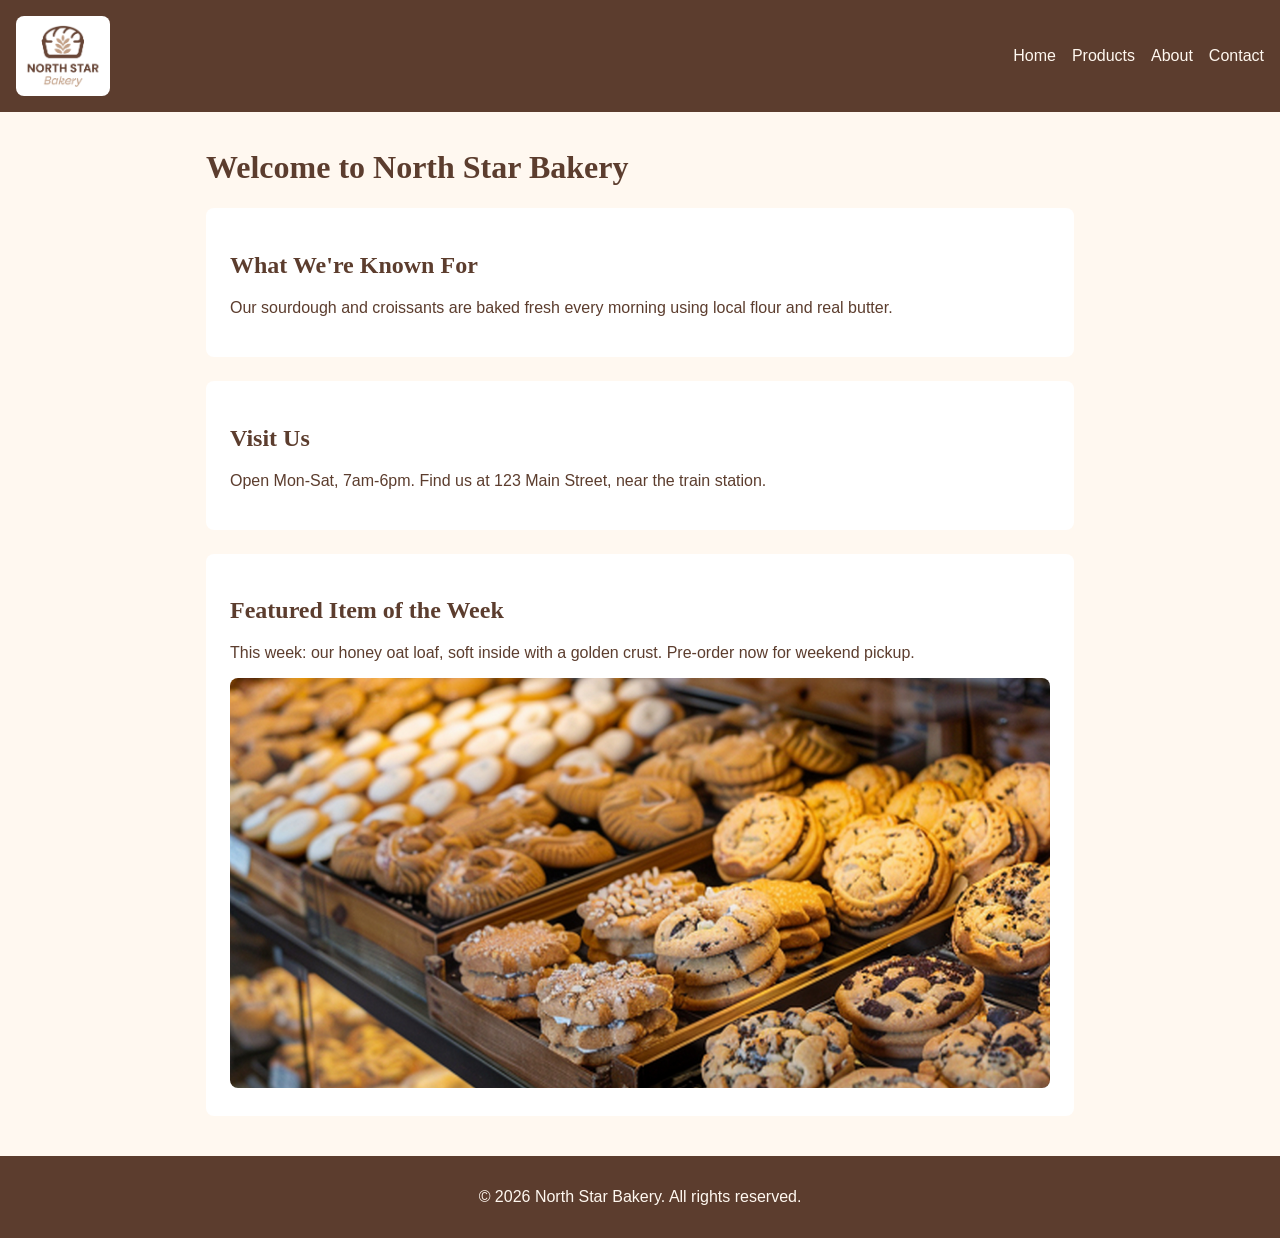
<file: index.html>
<!DOCTYPE html>
<html lang="en">
<head>
    <meta charset="UTF-8">
    <meta name="viewport" content="width=device-width, initial-scale=1.0">
    <title>North Star Bakery | Home</title>
    <link rel="stylesheet" href="css/style.css">
    <script src="js/script.js" defer></script>
</head>
<body>
    <header>
        <img src="media/bakery-logo_c.png" alt="North Star Bakery logo">
        <nav>
            <ul>
                <li>
                    <a href="index.html">Home</a>
                </li>
                <li>
                    <a href="products.html">Products</a>
                </li>
                <li>
                    <a href="about.html">About</a>
                </li>
                <li>
                    <a href="contact.html">Contact</a>
                </li>
            </ul>
        </nav>
    </header>
    <main>
        <h1>Welcome to North Star Bakery</h1>
        <section class="popular-products">
            <h2>What We're Known For</h2>
            <p>Our sourdough and croissants are baked fresh every morning using local flour and real butter.</p>
        </section>

        <section class="timing">
            <h2>Visit Us</h2>
            <p>Open Mon-Sat, 7am-6pm. Find us at 123 Main Street, near the train station.</p>
        </section>

        <section class="productOfTheWeek">
            <h2>Featured Item of the Week</h2>
            <p>This week: our honey oat loaf, soft inside with a golden crust. Pre-order now for weekend pickup.</p>
            <picture>
                <source media="(min-width: 800px)" srcset="media/bakery-feature-large_c.png">
                <img src="media/bakery-feature-small_c.png" alt="Freshly baked honey oat loaf with a golden crust">
            </picture>
        </section>


    </main>

    <footer>
        <p>&copy; 2026 North Star Bakery. All rights reserved.</p>
    </footer>


</body>
</html>
</file>
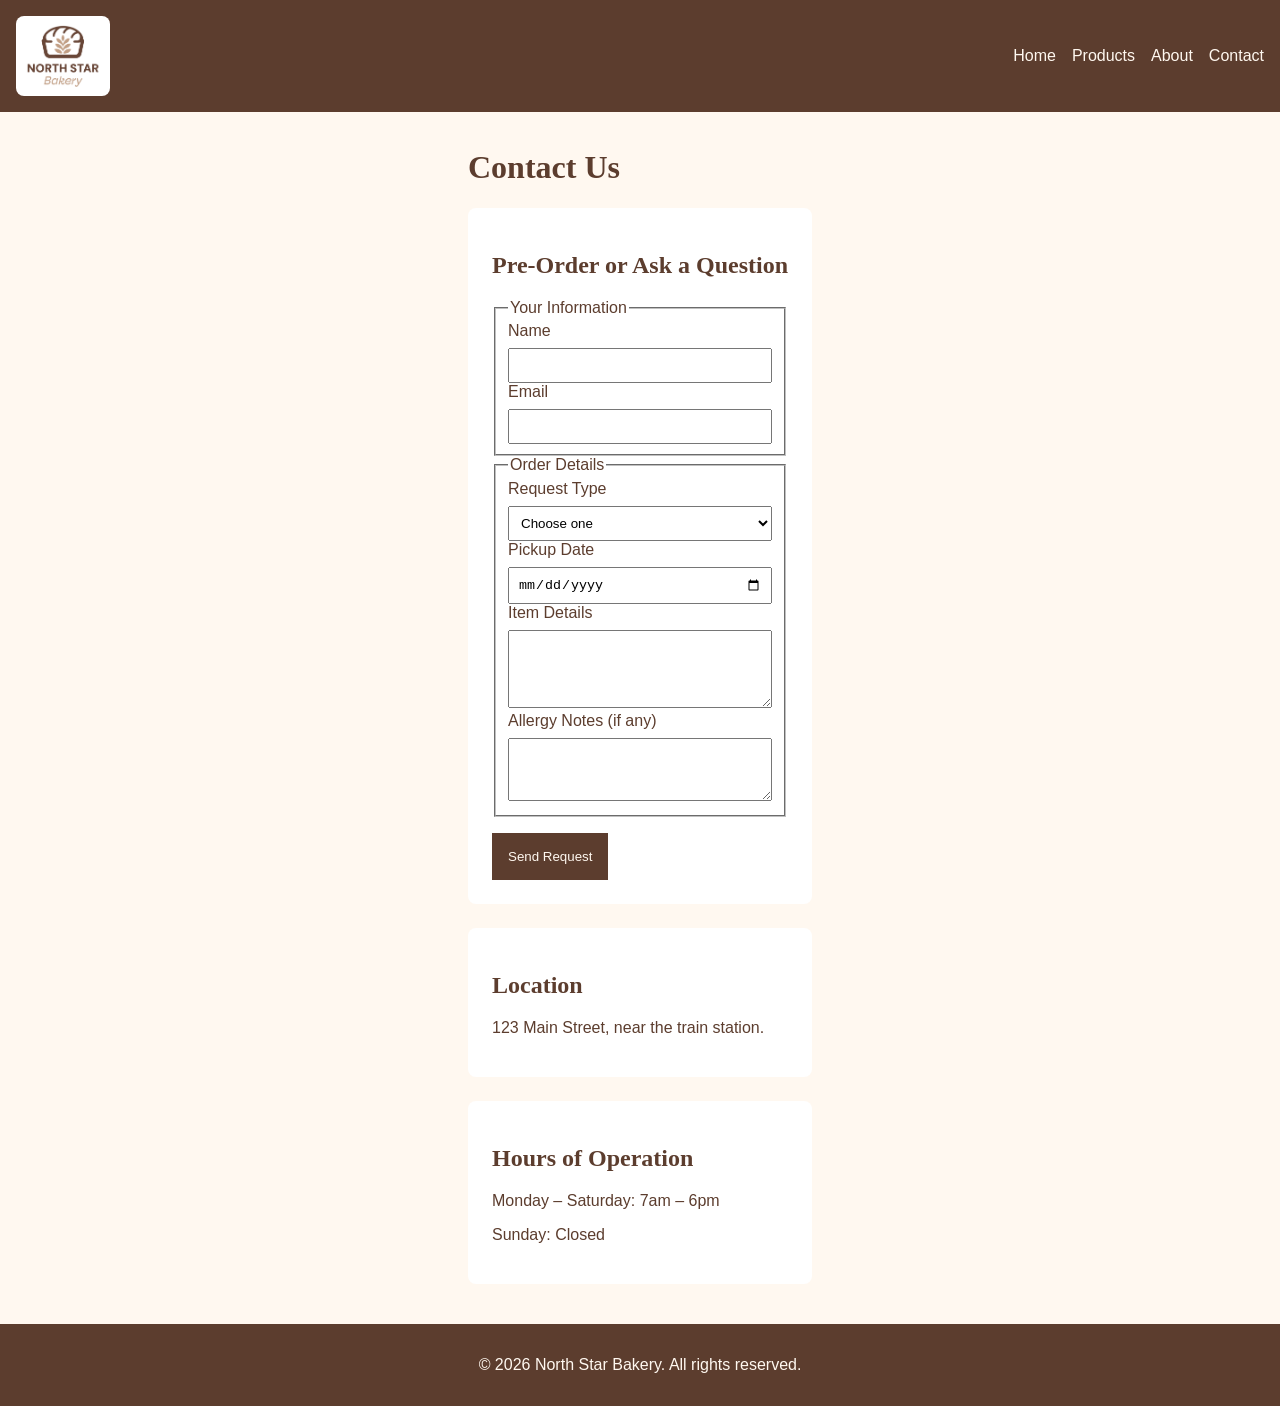
<file: contact.html>
<!DOCTYPE html>
<html lang="en">
<head>
    <meta charset="UTF-8">
    <meta name="viewport" content="width=device-width, initial-scale=1.0">
    <title>North Star Bakery | Contact</title>
    <link rel="stylesheet" href="css/style.css">
    <script src="js/script.js" defer></script>
</head>
<body>
    <header>
        <img src="media/bakery-logo_c.png" alt="North Star Bakery logo">
        <nav>
            <ul>
                <li>
                    <a href="index.html">Home</a>
                </li>
                <li>
                    <a href="products.html">Products</a>
                </li>
                <li>
                    <a href="about.html">About</a>
                </li>
                <li>
                    <a href="contact.html">Contact</a>
                </li>
            </ul>
        </nav>
    </header>
    <main>
               <h1>Contact Us</h1>

        <section class="order-form">
            <h2>Pre-Order or Ask a Question</h2>
            <form action="#" method="post">
                <fieldset>
                    <legend>Your Information</legend>

                    <label for="name">Name</label>
                    <input type="text" id="name" name="name" required>

                    <label for="email">Email</label>
                    <input type="email" id="email" name="email" required>
                </fieldset>

                <fieldset>
                    <legend>Order Details</legend>

                    <label for="request-type">Request Type</label>
                    <select id="request-type" name="request-type" required>
                        <option value="">Choose one</option>
                        <option value="pre-order">Pre-order</option>
                        <option value="question">General question</option>
                    </select>

                    <label for="pickup-date">Pickup Date</label>
                    <input type="date" id="pickup-date" name="pickup-date">

                    <label for="item-details">Item Details</label>
                    <textarea id="item-details" name="item-details" rows="4" required></textarea>

                    <label for="allergy-notes">Allergy Notes (if any)</label>
                    <textarea id="allergy-notes" name="allergy-notes" rows="3"></textarea>
                </fieldset>

                <button type="submit">Send Request</button>
            </form>
        </section>

        <section class="location">
            <h2>Location</h2>
            <p>123 Main Street, near the train station.</p>
        </section>

        <section class="hours">
            <h2>Hours of Operation</h2>
            <p>Monday – Saturday: 7am – 6pm</p>
            <p>Sunday: Closed</p>
        </section>
    </main>

    <footer>
        <p>&copy; 2026 North Star Bakery. All rights reserved.</p>
    </footer>


</body>
</html>
</file>
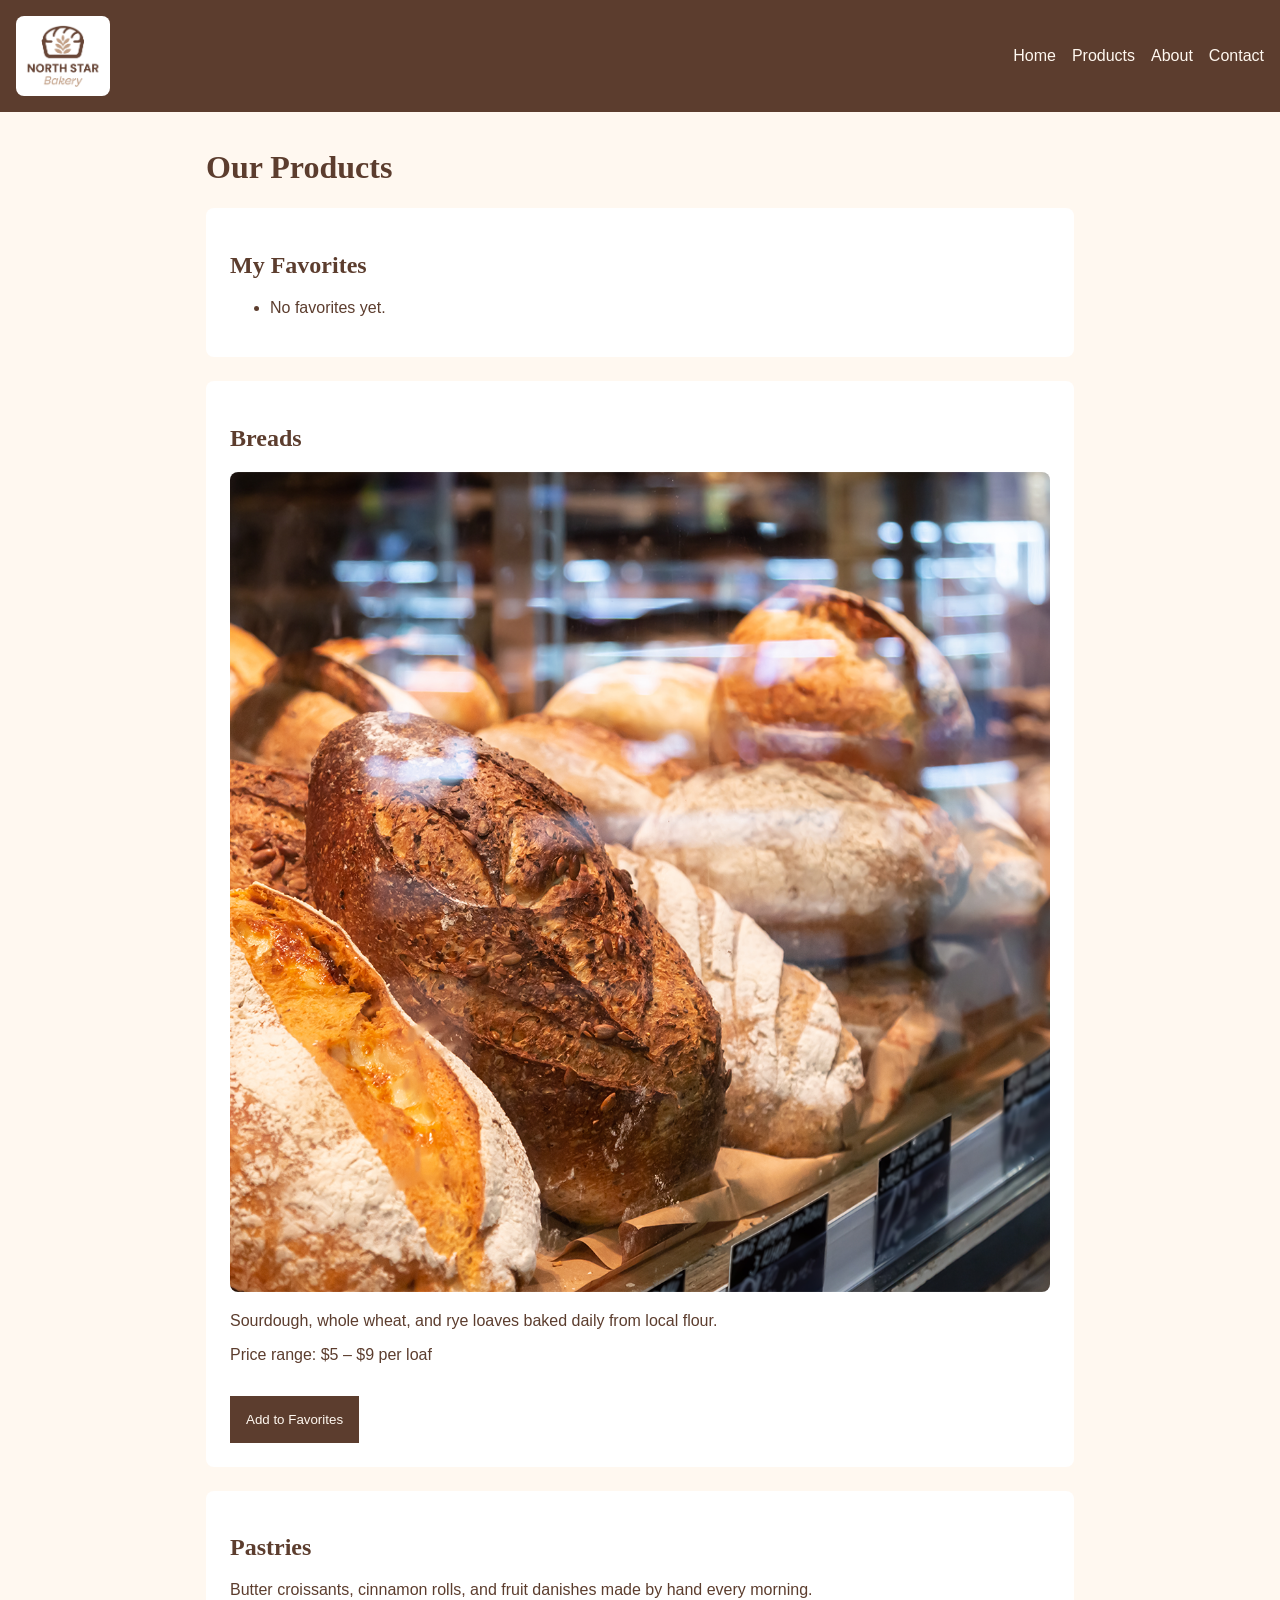
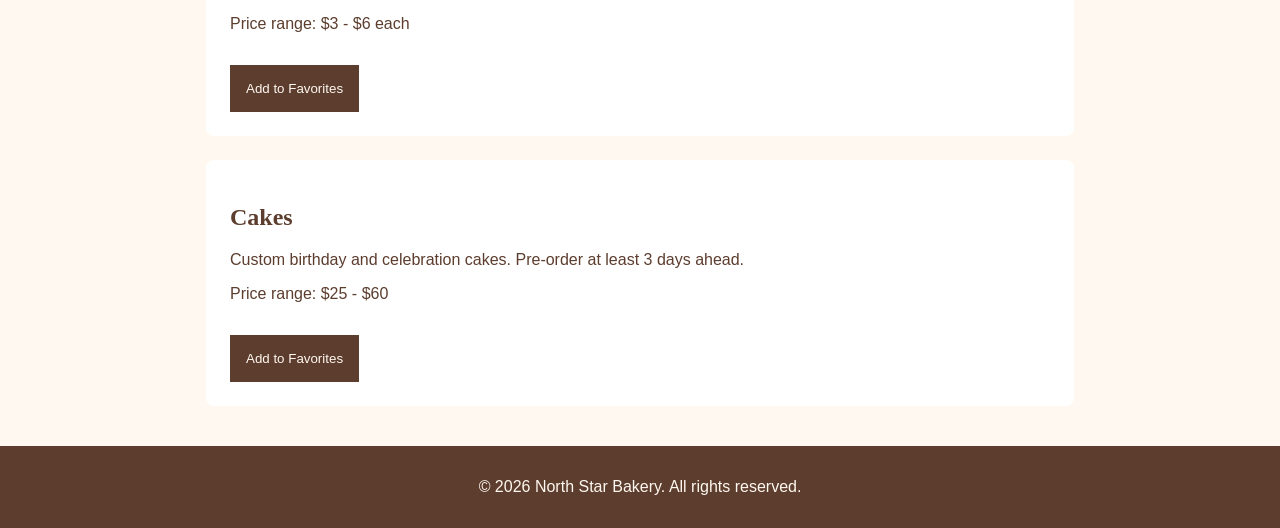
<file: products.html>
<!DOCTYPE html>
<html lang="en">
<head>
    <meta charset="UTF-8">
    <meta name="viewport" content="width=device-width, initial-scale=1.0">
    <title>North Star Bakery | Products</title>
    <link rel="stylesheet" href="css/style.css">
    <script src="js/script.js" defer></script>
</head>
<body>
    <header>
        <img src="media/bakery-logo_c.png" alt="North Star Bakery logo">
        <nav>
            <ul>
                <li>
                    <a href="index.html">Home</a>
                </li>
                <li>
                    <a href="products.html">Products</a>
                </li>
                <li>
                    <a href="about.html">About</a>
                </li>
                <li>
                    <a href="contact.html">Contact</a>
                </li>
            </ul>
        </nav>
    </header>
    <main>
        <h1>Our Products</h1>
        
        <section class="favorites">
            <h2>My Favorites</h2>
            <ul id="favorites-list"></ul>
        </section>

        <section class="breads">

            <h2>Breads</h2>

            <img src="media/bakery-bread_c.png" alt="Fresh loaves of crusty artisan bread on a wooden table">
            <p>Sourdough, whole wheat, and rye loaves baked daily from local flour.</p>
            <p>Price range: $5 – $9 per loaf</p>

            <button type="button" class="fav-btn" data-product="Breads">Add to Favorites</button>

        </section>

        <section class="pastries">

            <h2>Pastries</h2>

            <p>Butter croissants, cinnamon rolls, and fruit danishes made by hand every morning.</p>
            <p>Price range: $3 - $6 each</p>
            <button type="button" class="fav-btn" data-product="Pastries">Add to Favorites</button>
        </section>

        <section class="cakes">
            <h2>Cakes</h2>
            <p>Custom birthday and celebration cakes. Pre-order at least 3 days ahead.</p>
            <p>Price range: $25 - $60</p>
            <button type="button" class="fav-btn" data-product="Cakes">Add to Favorites</button>
        </section>
    </main>

    <footer>
        <p>&copy; 2026 North Star Bakery. All rights reserved.</p>
    </footer>


</body>
</html>
</file>
<file: css/style.css>
* {
    box-sizing: border-box;
}

body{
    background-color: #FFF8F0 ;
    color: #5C3D2E;
    font-family: Arial, sans-serif;
    margin: 0;
    min-height: 100vh;
    display: flex;
    flex-direction: column;
}

h1 , h2 {
    font-family:Georgia,serif;
    color:#5C3D2E;
}


header{
    background-color: #5C3D2E;
    color: #FFF8F0;
    padding: 1rem;
    display: flex;
    justify-content: space-between;
    align-items: center;
}

header img{
    height: 80px;
}
nav a {
    color: #FFF8F0;
    text-decoration: none;
}

nav a:hover {
    color: #FFD700;
}

nav ul {
    display: flex;
    gap: 1rem;
    list-style-type: none;
    padding: 0;
    flex-direction: column;
}


main{
    padding:1rem;
    max-width: 900px;
    margin: 0 auto;
    flex: 1;
}

section {
    background-color: #FFFFFF;
    padding: 1.5rem;
    margin-bottom: 1.5rem;
    border-radius: 8px;
}

img , video {
    max-width:100%;
    height : auto;
    border-radius: 8px;
}

label{
    display: block;
    margin-bottom: 0.5rem;
}

input, select, textarea{
    width: 100%;
    padding: 0.5rem;
  
}

button{
    background-color: #5C3D2E;
    color: #FFF8F0;
    border: none;
    padding: 1rem;
  
    margin-top: 1rem;
   
}

footer {
    background-color:#5C3D2E;
    color: #FFF8F0;
    text-align: center;
    padding: 1rem;
}


.error-message {
    display: block;
    color: #5C3D2E;
    font-weight: bold;
    font-size: 0.9rem;
    margin-bottom: 0.5rem;
}


@media (min-width: 768px) {
    nav ul {
        flex-direction: row;
     
    }
}
</file>
